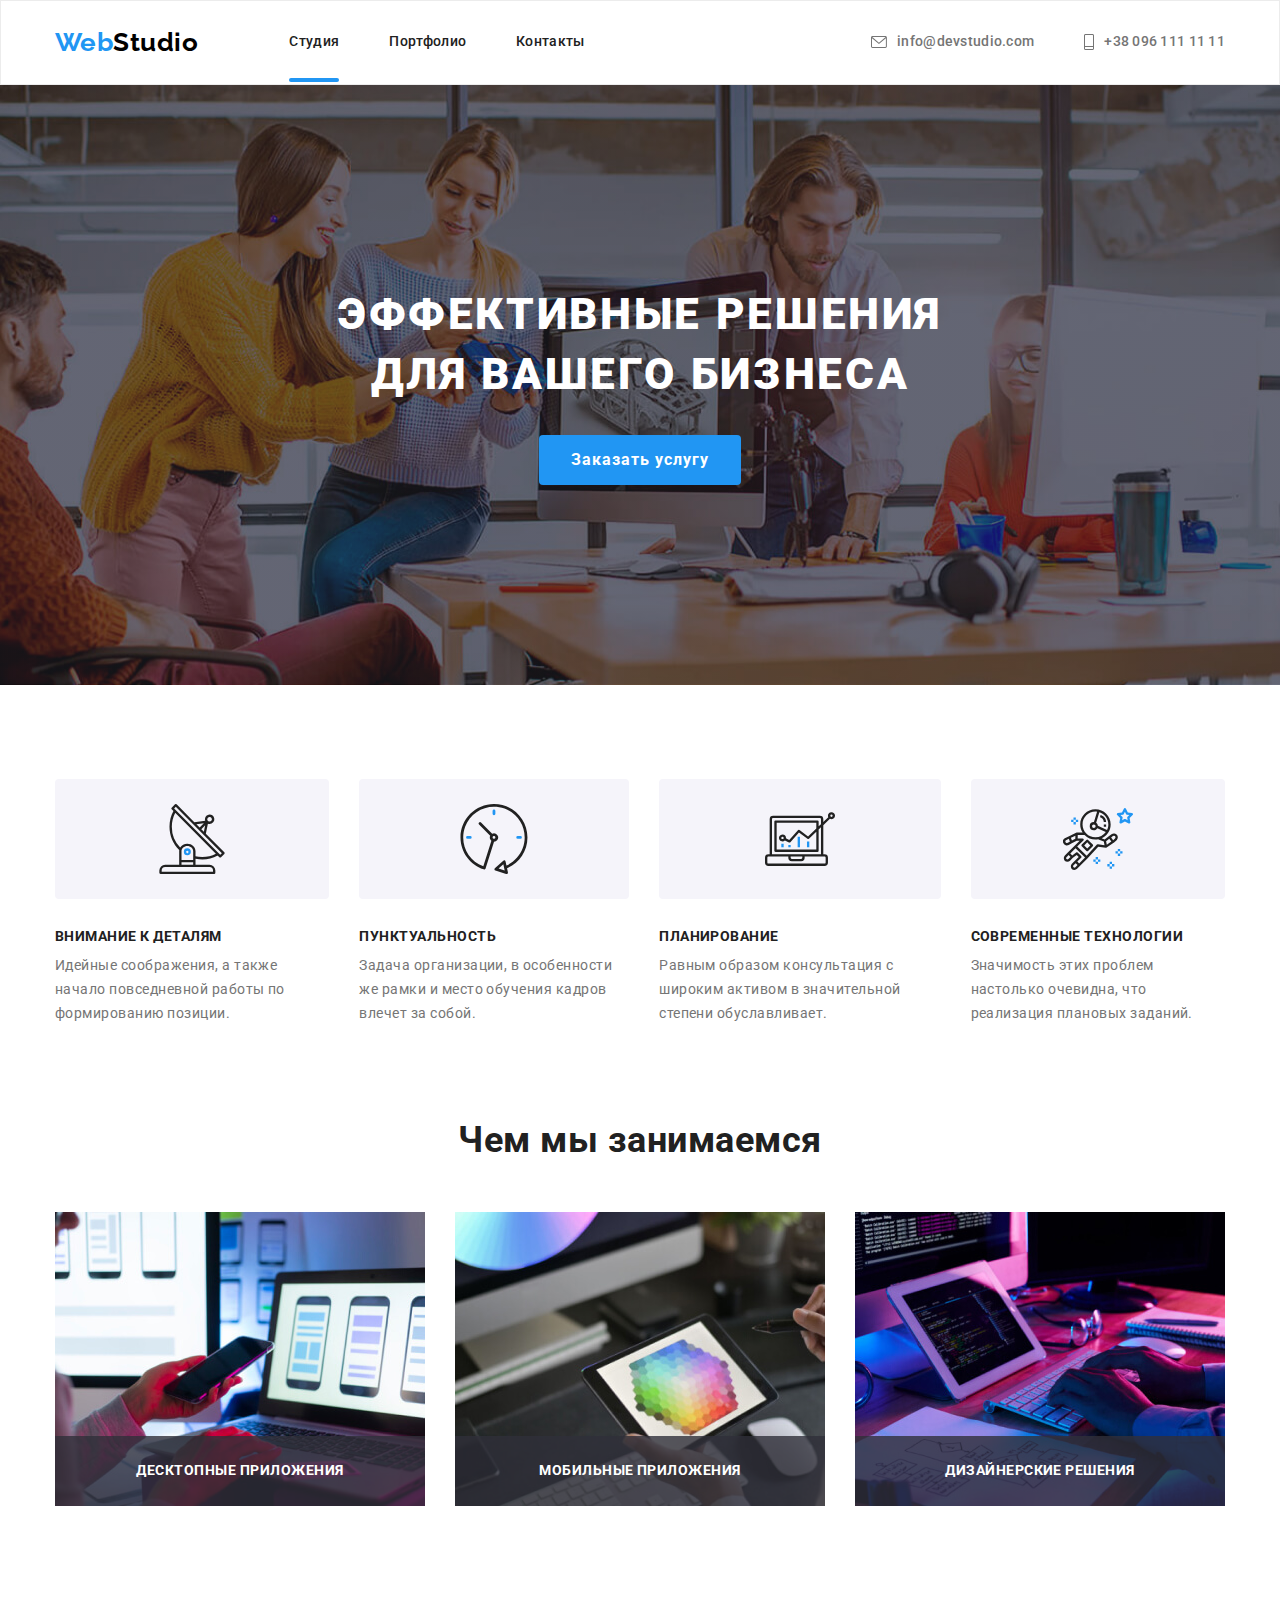
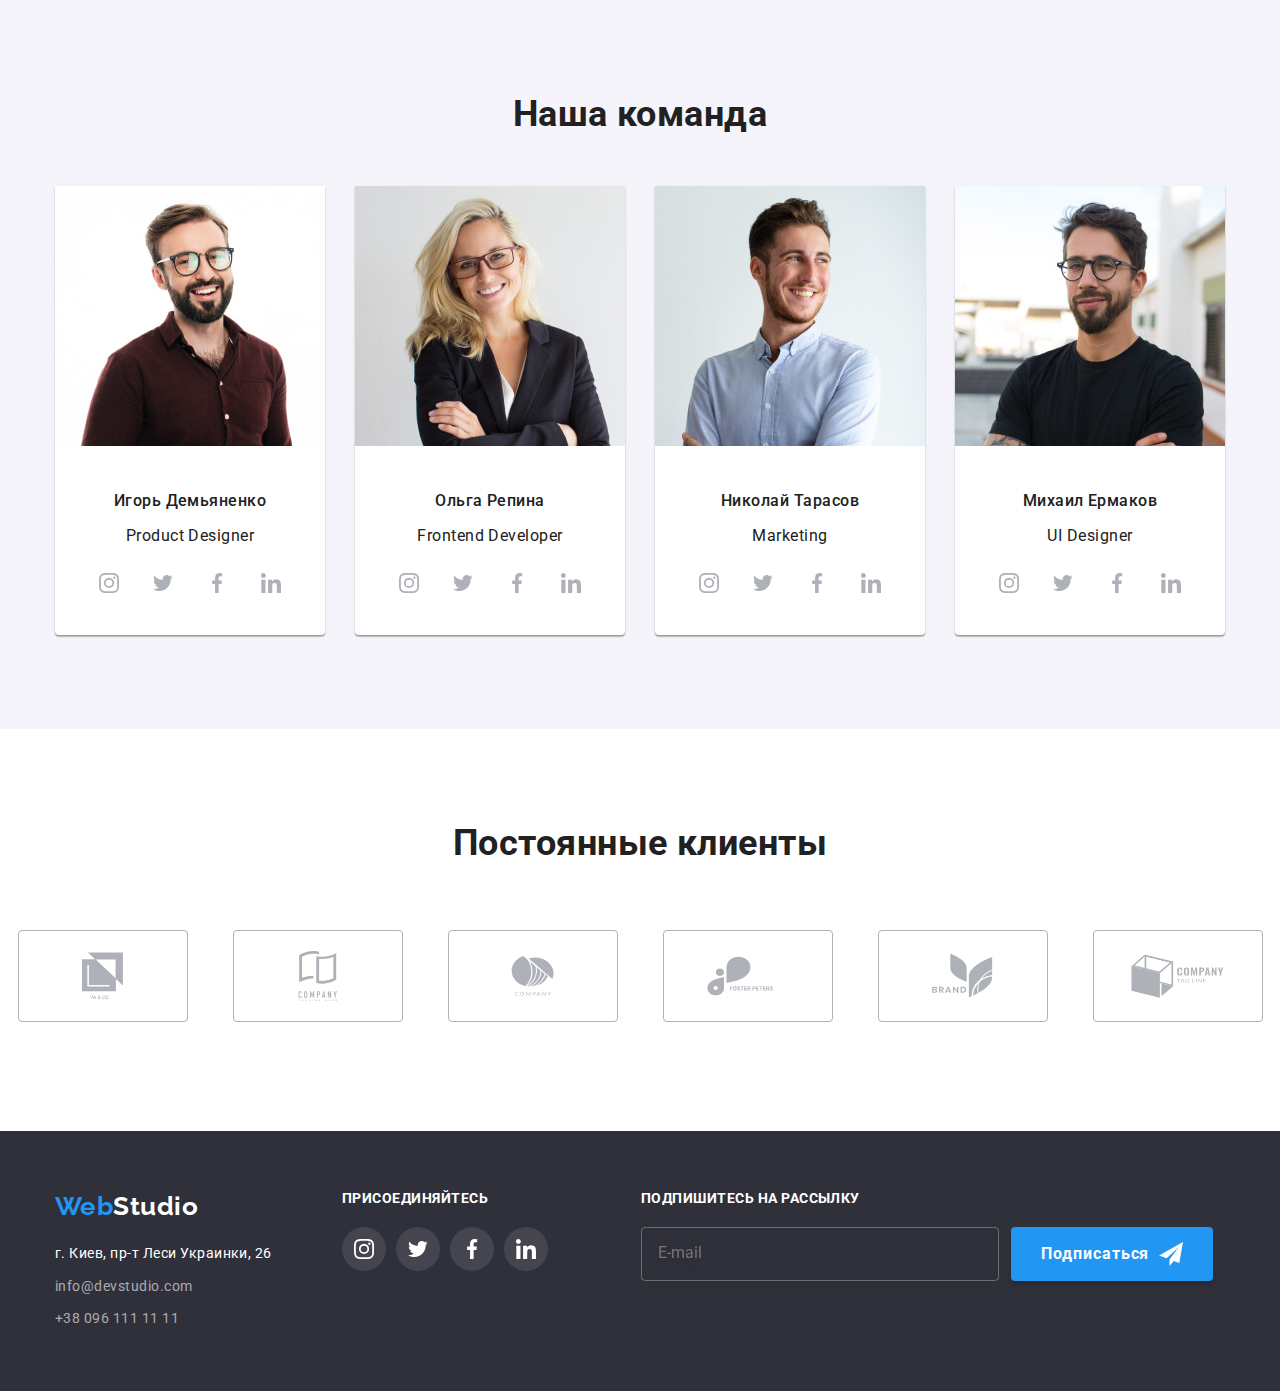
<file: index.html>
<!DOCTYPE html>
<html lang="ru">
  <head>
    <meta charset="UTF-8" />
    <meta http-equiv="X-UA-Compatible" content="IE=edge" />
    <meta name="viewport" content="width=device-width, initial-scale=1.0" />
    <title>WebStudio</title>
    <link rel="preconnect" href="https://fonts.gstatic.com" />
    <link
      href="https://fonts.googleapis.com/css2?family=Raleway:wght@700&family=Roboto:wght@400;500;700;900&display=swap"
      rel="stylesheet"
    />
    <link
      rel="stylesheet"
      href="https://cdnjs.cloudflare.com/ajax/libs/modern-normalize/1.0.0/modern-normalize.min.css"
    />
    <link rel="stylesheet" href="./css/main.min.css" />
  </head>
  <body>
    <header class="header">
      <div class="container header__container">
        <a href="" class="container__link"><span class="container-logo">Web</span>Studio</a>
        <div class="container-nav" id="menu-container" data-menu>
        <nav class="navigation">
          <ul class="navigation__list">
            <li class="navigation__item">
              <a href="" class="navigation__link navigation__link--current">Студия</a>
            </li>
            <li class="navigation__item">
              <a href="./portfolio.html" class="navigation__link">Портфолио</a>
            </li>
            <li class="navigation__item"><a href="" class="navigation__link navigation__link--margin">Контакты</a></li>
          
          </ul>
        </nav>
        <div>
          <a href="tel:+380961111111" class="navigation__link--modal">+38 096 111 11 11</a>
          <a href="mailto:info@devstudio.com" class="navigation__link--modal different-color">info@devstudio.com</a>
          <ul class="modal-list">
            <li class="modal-list__item"><a class="modal-list__link" href="" target="_blank" rel="noopener noreferrer" aria-label="Instgram">Instgram</a></li>
            <li class="modal-list__item"><a class="modal-list__link" href="" target="_blank" rel="noopener noreferrer" aria-label="Twitter">Twitter</a></li>
            <li class="modal-list__item"><a class="modal-list__link" href="" target="_blank" rel="noopener noreferrer" aria-label="Facebook">Facebook</a></li>
            <li class="modal-list__item"><a class="modal-list__link" href="" target="_blank" rel="noopener noreferrer" aria-label="Linkedin">Linkedin</a></li>
          </ul>
          </div>
          </div>
          <button class="navigation__button" type="button" aria-expanded="false" aria-controls="menu-container" data-menu-button>
            <svg class="navigation__icon" width="24" height="16" aria-label="Переключатель мобильного меню">
              <use class="navigation__icon--close" href="./images/icons.svg#icon-close"></use>
              <use class="navigation__icon--menu" href="./images/icons.svg#icon-menu"></use>
              </svg>
          </button>
        <ul class="contacts">
          <li class="contacts__item">
            <a href="mailto:info@devstudio.com" class="contacts__link"
              ><svg class="contacts__icon contacts__icon--envelope">
                <use href="./images/icons.svg#icon-envelope"></use></svg>info@devstudio.com</a>
          </li>
          <li class="contacts__item">
            <a href="tel:+380961111111" class="contacts__link"
              ><svg class="contacts__icon contacts__icon--tel">
                <use href="./images/icons.svg#icon-tel"></use></svg>+38 096 111 11 11</a>
          </li>
        </ul>
        </div>
      
    
    </header>
    <main>
      <section class="hero">
        <div class="hero__overlay">
          <h1 class="hero__title">Эффективные решения для вашего бизнеса</h1>
          <button type="button" class="hero__button" data-modal-open>Заказать услугу</button>
        </div>
      </section>
      <!--Content-section-->
      <section class="section">
        <!--possible h2-->
        <div class="container section__container">
          <ul class="describe">
            <li class="describe__item">
              <div class="thumb">
                <svg class="thumb__icon">
                  <use href="./images/icons.svg#icon-satelite"></use>
                </svg>
              </div>
              <h3 class="thumb__title">Внимание к деталям</h3>
              <p class="thumb__text">
                Идейные соображения, а также начало повседневной работы по
                формированию позиции.
              </p>
            </li>
            <li class="describe__item icon-clock">
              <div class="thumb">
                <svg class="thumb__icon">
                  <use href="./images/icons.svg#icon-clock"></use>
                </svg>
              </div>
              <h3 class="thumb__title">Пунктуальность</h3>
              <p class="thumb__text">
                Задача организации, в особенности же рамки и место обучения
                кадров влечет за собой.
              </p>
            </li>
            <li class="describe__item icon-computer">
              <div class="thumb">
                <svg class="thumb__icon">
                  <use href="./images/icons.svg#icon-diagram"></use>
                </svg>
              </div>
              <h3 class="thumb__title">Планирование</h3>
              <p class="thumb__text">
                Равным образом консультация с широким активом в значительной
                степени обуславливает.
              </p>
            </li>
            <li class="describe__item icon-spaceman">
              <div class="thumb">
                <svg class="thumb__icon">
                  <use href="./images/icons.svg#icon-astronaut"></use>
                </svg>
              </div>
              <h3 class="thumb__title">Современные технологии</h3>
              <p class="thumb__text">
                Значимость этих проблем настолько очевидна, что реализация
                плановых заданий.
              </p>
            </li>
          </ul>
        </div>
      </section>
      <!--About me Section-->
      <section class="section section--nopadding">
        <div class="container">
          <h2 class="container__subtitle">Чем мы занимаемся</h2>
          <div class="about">
          <ul class="about__list">
            <li class="about__item">
              <img 
              srcset="./images/desktop/what-we-do/box-2.jpg 1x,
              ./images/desktop/what-we-do/box-2@2x.jpg 2x"
              src="./images/desktop/what-we-do/box-2.jpg" />
              <div class="sub">
                <h3 class="sub__title">Десктопные приложения</h3>
              </div>
            </li>
            <li class="about__item">
              <img srcset="./images/desktop/what-we-do/box-3.jpg 1x,
              ./images/desktop/what-we-do/box-3@2x.jpg 2x" 
              src="./images/desktop/what-we-do/box-3.jpg" />
              <div class="sub">
                <h3 class="sub__title">Мобильные приложения</h3>
              </div>
            </li>
            <li class="about__item">
              <img srcset="./images/desktop/what-we-do/box1.jpg 1x,
            ./images/desktop/what-we-do/box1@2x.jpg 2x" 
            src="./images/desktop/what-we-do/box1.jpg"/>
              <div class="sub">
                <h3 class="sub__title">Дизайнерские решения</h3>
              </div>
            </li>
          </ul>
          </div>
        </div>
      </section>
      <!--Our team section-->
      <section class="section section--bgrey">
        <div class="container">
          <h2 class="container__subtitle">Наша команда</h2>
          <ul class="card">
            <li class="card__item">
              <picture>
                <source media="(max-width: 767px)"
                  srcset="./images/desktop/team/ourteam-1.jpg 1x,
                  ./images/mobile/team/ourteam-1@2x.jpg 2x">
                <source media="(max-width: 767px)" srcset="./images/tablet/team/ourteam-1.jpg 1x,
                  ./images/tablet/team/ourteam-1@2x.jpg 2x">
                <source media="(max-width: 767px)" srcset="./images/desktop/team/ourteam-1.jpg 1x,
                  ./images/desktop/team/ourteam-1@2x.jpg 2x">
                <img class="card__image" src="./images/desktop/team/ourteam-1.jpg" alt="открытый ноутбук с изображением веб сайта на экране">
              </picture>
              <div class="team-card">
                <h3 class="team-card__name">Игорь Демьяненко</h3>
                <p class="team_card__profession">Product Designer</p>
                <ul class="socialnet">
                  <li class="socialnet__item">
                    <a
                      href=""
                      class="socialnet__link"
                      target="_blank"
                      rel="noopener noreferrer"
                      aria-label="Instgram"
                    >
                      <svg class="socialnet__icon">
                        <use href="./images/icons.svg#icon-inst"></use>
                      </svg>
                    </a>
                  </li>
                  <li class="socialnet__item">
                    <a
                      href=""
                      class="socialnet__link"
                      target="_blank"
                      rel="noopener noreferrer" aria-label="Twitter"
                    >
                      <svg class="socialnet__icon">
                        <use href="./images/icons.svg#icon-twit"></use>
                      </svg>
                    </a>
                  </li>
                  <li class="socialnet__item">
                    <a
                      href=""
                      class="socialnet__link"
                      target="_blank"
                      rel="noopener noreferrer" aria-label="Facebook"
                    >
                      <svg class="socialnet__icon">
                        <use href="./images/icons.svg#icon-fb"></use>
                      </svg>
                    </a>
                  </li>
                  <li class="socialnet__item">
                    <a
                      href=""
                      class="socialnet__link"
                      target="_blank"
                      rel="noopener noreferrer" aria-label="Linkedin"
                    >
                      <svg class="socialnet__icon">
                        <use href="./images/icons.svg#icon-linkedin"></use>
                      </svg>
                    </a>
                  </li>
                </ul>
              </div>
            </li>
            <li class="card__item">
              <picture>
                <source media="(max-width: 767px)" srcset="./images/desktop/team/ourteam-2.jpg 1x,
                                  ./images/mobile/team/ourteam-2@2x.jpg 2x">
                <source media="(max-width: 767px)" srcset="./images/tablet/team/ourteam-2.jpg 1x,
                                  ./images/tablet/team/ourteam-2@2x.jpg 2x">
                <source media="(max-width: 767px)" srcset="./images/desktop/team/ourteam-2.jpg 1x,
                                  ./images/desktop/team/ourteam-2@2x.jpg 2x">
                <img class="card__image" src="./images/desktop/team/ourteam-2.jpg" alt="открытый ноутбук с изображением веб сайта на экране">
                </picture>
              <div class="team-card">
                <h3 class="team-card__name">Ольга Репина</h3>
                <p class="team-card__profession">Frontend Developer</p>
                <ul class="socialnet">
                  <li class="socialnet__item">
                    <a
                      href=""
                      class="socialnet__link"
                      target="_blank"
                      rel="noopener noreferrer"
                    >
                      <svg class="socialnet__icon">
                        <use href="./images/icons.svg#icon-inst"></use>
                      </svg>
                    </a>
                  </li>
                  <li class="socialnet__item">
                    <a
                      href=""
                      class="socialnet__link"
                      target="_blank"
                      rel="noopener noreferrer"
                    >
                      <svg class="socialnet__icon">
                        <use href="./images/icons.svg#icon-twit"></use>
                      </svg>
                    </a>
                  </li>
                  <li class="socialnet__item">
                    <a
                      href=""
                      class="socialnet__link"
                      target="_blank"
                      rel="noopener noreferrer"
                    >
                      <svg class="socialnet__icon">
                        <use href="./images/icons.svg#icon-fb"></use>
                      </svg>
                    </a>
                  </li>
                  <li class="socialnet__item">
                    <a
                      href=""
                      class="socialnet__link"
                      target="_blank"
                      rel="noopener noreferrer"
                    >
                      <svg class="socialnet__icon">
                        <use href="./images/icons.svg#icon-linkedin"></use>
                      </svg>
                    </a>
                  </li>
                </ul>
              </div>
            </li>
            <li class="card__item">
              <picture>
                <source media="(max-width: 767px)" srcset="./images/desktop/team/ourteam-3.jpg 1x,
                                  ./images/mobile/team/ourteam-3@2x.jpg 2x">
                <source media="(max-width: 767px)" srcset="./images/tablet/team/ourteam-3.jpg 1x,
                                  ./images/tablet/team/ourteam-3@2x.jpg 2x">
                <source media="(max-width: 767px)" srcset="./images/desktop/team/ourteam-3.jpg 1x,
                                  ./images/desktop/team/ourteam-3@2x.jpg 2x">
                <img class="card__image" src="./images/desktop/team/ourteam-3.jpg" alt="открытый ноутбук с изображением веб сайта на экране">
                </picture>
              <div class="team-card">
                <h3 class="team-card__name">Николай Тарасов</h3>
                <p class="team-card__profession">Marketing</p>
                <ul class="socialnet">
                  <li class="socialnet__item">
                    <a
                      href=""
                      class="socialnet__link"
                      target="_blank"
                      rel="noopener noreferrer"
                    >
                      <svg class="socialnet__icon">
                        <use href="./images/icons.svg#icon-inst"></use>
                      </svg>
                    </a>
                  </li>
                  <li class="socialnet__item">
                    <a
                      href=""
                      class="socialnet__link"
                      target="_blank"
                      rel="noopener noreferrer"
                    >
                      <svg class="socialnet__icon">
                        <use href="./images/icons.svg#icon-twit"></use>
                      </svg>
                    </a>
                  </li>
                  <li class="socialnet__item">
                    <a
                      href=""
                      class="socialnet__link"
                      target="_blank"
                      rel="noopener noreferrer"
                    >
                      <svg class="socialnet__icon">
                        <use href="./images/icons.svg#icon-fb"></use>
                      </svg>
                    </a>
                  </li>
                  <li class="socialnet__item">
                    <a
                      href=""
                      class="socialnet__link"
                      target="_blank"
                      rel="noopener noreferrer"
                    >
                      <svg class="socialnet__icon">
                        <use href="./images/icons.svg#icon-linkedin"></use>
                      </svg>
                    </a>
                  </li>
                </ul>
              </div>
            </li>
            <li class="card__item">
              <picture>
              <source media="(max-width: 767px)" srcset="./images/desktop/team/ourteam-4.jpg 1x,
                                ./images/mobile/team/ourteam-4@2x.jpg 2x">
              <source media="(max-width: 767px)" srcset="./images/tablet/team/ourteam-4.jpg 1x,
                                ./images/tablet/team/ourteam-4@2x.jpg 2x">
              <source media="(max-width: 767px)" srcset="./images/desktop/team/ourteam-4.jpg 1x,
                                ./images/desktop/team/ourteam-4@2x.jpg 2x">
              <img class="card__image" src="./images/desktop/team/ourteam-4.jpg" alt="открытый ноутбук с изображением веб сайта на экране">
              </picture>
              
              <div class="team-card">
                <h3 class="team-card__name">Михаил Ермаков</h3>
                <p class="team-card__profession">UI Designer</p>
                <ul class="socialnet">
                  <li class="socialnet__item">
                    <a
                      href=""
                      class="socialnet__link"
                      target="_blank"
                      rel="noopener noreferrer"
                    >
                      <svg class="socialnet__icon">
                        <use href="./images/icons.svg#icon-inst"></use>
                      </svg>
                    </a>
                  </li>
                  <li class="socialnet__item">
                    <a
                      href=""
                      class="socialnet__link"
                      target="_blank"
                      rel="noopener noreferrer"
                    >
                      <svg class="socialnet__icon">
                        <use href="./images/icons.svg#icon-twit"></use>
                      </svg>
                    </a>
                  </li>
                  <li class="socialnet__item">
                    <a
                      href=""
                      class="socialnet__link"
                      target="_blank"
                      rel="noopener noreferrer"
                    >
                      <svg class="socialnet__icon">
                        <use href="./images/icons.svg#icon-fb"></use>
                      </svg>
                    </a>
                  </li>
                  <li class="socialnet__item">
                    <a
                      href=""
                      class="socialnet__link"
                      target="_blank"
                      rel="noopener noreferrer"
                    >
                      <svg class="socialnet__icon">
                        <use href="./images/icons.svg#icon-linkedin"></use>
                      </svg>
                    </a>
                  </li>
                </ul>
              </div>
            </li>
          </ul>
        </div>
      </section>
      <section class="section">
        <div class="container">
          <h2 class="container__subtitle">Постоянные клиенты</h2>
          <ul class="clients">
            <li class="clients__item">
              <a
                href=""
                class="clients__link"
                target="_blank"
                rel="noopener noreferrer"
              >
                <svg class="clients__logo clients__logo--first">
                  <use href="./images/icons.svg#icon-logo1"></use>
                </svg>
              </a>
            </li>
            <li class="clients__item">
              <a
                href=""
                class="clients__link"
                target="_blank"
                rel="noopener noreferrer"
              >
                <svg class="clients__logo clients__logo--second">
                  <use href="./images/icons.svg#icon-logo2"></use>
                </svg>
              </a>
            </li>
            <li class="clients__item">
              <a
                href=""
                class="clients__link"
                target="_blank"
                rel="noopener noreferrer"
              >
                <svg class="clients__logo clients__logo--third">
                  <use href="./images/icons.svg#icon-logo3"></use>
                </svg>
              </a>
            </li>
            <li class="clients__item">
              <a
                href=""
                class="clients__link"
                target="_blank"
                rel="noopener noreferrer"
              >
                <svg class="clients__logo clients__logo--fourth">
                  <use href="./images/icons.svg#icon-logo4"></use>
                </svg>
              </a>
            </li>
            <li class="clients__item">
              <a
                href=""
                class="clients__link"
                target="_blank"
                rel="noopener noreferrer"
              >
                <svg class="clients__logo clients__logo--fifth">
                  <use href="./images/icons.svg#icon-logo5"></use>
                </svg>
              </a>
            </li>
            <li class="clients__item">
              <a
                href=""
                class="clients__link"
                target="_blank"
                rel="noopener noreferrer"
              >
                <svg class="clients__logo clients__logo--sixth">
                  <use href="./images/icons.svg#icon-logo6"></use>
                </svg>
              </a>
            </li>
          </ul>
        </div>
      </section>
    </main>
    <footer class="footer">
      <div class="container footer__container">
        <div class="footer__container--group">
        <div class="footer-wrap">
          <a href="" class="footer-wrap__link"
            ><span class="footer-wrap__logo">Web</span>Studio</a
          >
          <address class="footer-wrap__address">г. Киев, пр-т Леси Украинки, 26</address>
          <ul class="footer-list">
            <li class="footer-list__item">
              <a class="footer-list__link" href="mailto:info@devstudio.com">info@devstudio.com</a>
            </li>
            <li class="footer-list__item">
              <a class="footer-list__link" href="tel:+380961111111">+38 096 111 11 11</a>
            </li>
          </ul>
        </div>
        <div class="footer-box">
          <h2 class="footer-box__title">присоединяйтесь</h2>
          <ul class="box-list">
            <li class="box-list__item">
              <a
                href=""
                class="box-list__link"
                target="_blank"
                rel="noopener noreferrer" aria-label="Instgram"
              >
                <svg class="box-list__icon">
                  <use href="./images/icons.svg#icon-inst"></use>
                </svg>
              </a>
            </li>
            <li class="box-list__item">
              <a
                href=""
                class="box-list__link"
                target="_blank"
                rel="noopener noreferrer" aria-label="Twitter"
              >
                <svg class="box-list__icon">
                  <use href="./images/icons.svg#icon-twit"></use>
                </svg>
              </a>
            </li>
            <li class="box-list__item">
              <a
                href=""
                class="box-list__link"
                target="_blank"
                rel="noopener noreferrer" aria-label="Facebook"
              >
                <svg class="box-list__icon">
                  <use href="./images/icons.svg#icon-fb"></use>
                </svg>
              </a>
            </li>
            <li class="box-list__item">
              <a
                href=""
                class="box-list__link"
                target="_blank"
                rel="noopener noreferrer" aria-label="Linkedin"
              >
                <svg class="box-list__icon">
                  <use href="./images/icons.svg#icon-linkedin"></use>
                </svg>
              </a>
            </li>
          </ul>
        </div>
        </div>
        <div class="footer-form">
        <h2 class="footer-form__title">Подпишитесь на рассылку</h2>
        <form class="footer-form_mail">
        <input class="footer-form__input" type="email" name="email" placeholder="E-mail">
        <button type="submit" class="footer-form__button">Подписаться 
        <svg class="footer-form__icon">
          <use href="./images/icons.svg#icon-subscribe"></use>
        
        </svg></button>
        </form>
        </div>

      </div>
    </footer>
    <!-- MODAL WINDOW -->
    <div class="backdrop is-hidden" data-modal>
      <div class="modal">
        <button type="button" class="modal__button" data-modal-close>
          <svg class="modal__icon">
            <use href="./images/icons.svg#icon-close"></use>
          </svg>
        </button>
        <form class="modal__form" autocomplete="off">
          <p class="modal__text">Оставьте свои данные, мы вам перезвоним</p>
          <div class="form-box">
            <label class="form-box__label" for="name">Имя</label>
        <input class="form-box__input" type="text" name="username" id="name">
        <svg class="form-box__icon">
          <use href="./images/icons.svg#icon-name"></use>
        </svg>
      </div>
      

        <div class="form-box">
          <label class="form-box__label" for="telephone">Телефон</label>
        
        <input class="form-box__input" type="tel" name="telephone" id="telephone">
        <svg class="form-box__icon phone">
          <use href="./images/icons.svg#icon-phone"></use>
        </svg>
        </div>
    

        <div class="form-box">
          <label class="form-box__label" for="email">Почта</label>
        <input class="form-box__input" type="email" name="email" id="email">
        <svg class="form-box__icon email">
          <use href="./images/icons.svg#icon-email"></use>
        </svg>
        </div>

        <div class="form-box">
        <label class="form-box__label" for="comment">Коментарий</label>
        <textarea class="form-box__textarea" name="feedback" id="comment" placeholder="Введите текст" ></textarea>
        </div>
        
        <label class="form-label">
          <input class="form-label_input" type="checkbox" name="agreement" value="agree">
          <span class="form-label__logo"></span>
          Соглашаюсь с рассылкой и принимаю<a href="" class="form-label__link">Условия договора</a>
        </label>

        <div class="button-container">
        <button type="submit" class="button-container__submit"> Отправить</button>
        </div>

        
        </form>
      </div>

    </div>

    <script src="./js/modal.js"></script>
  </body>
</html>
</file>
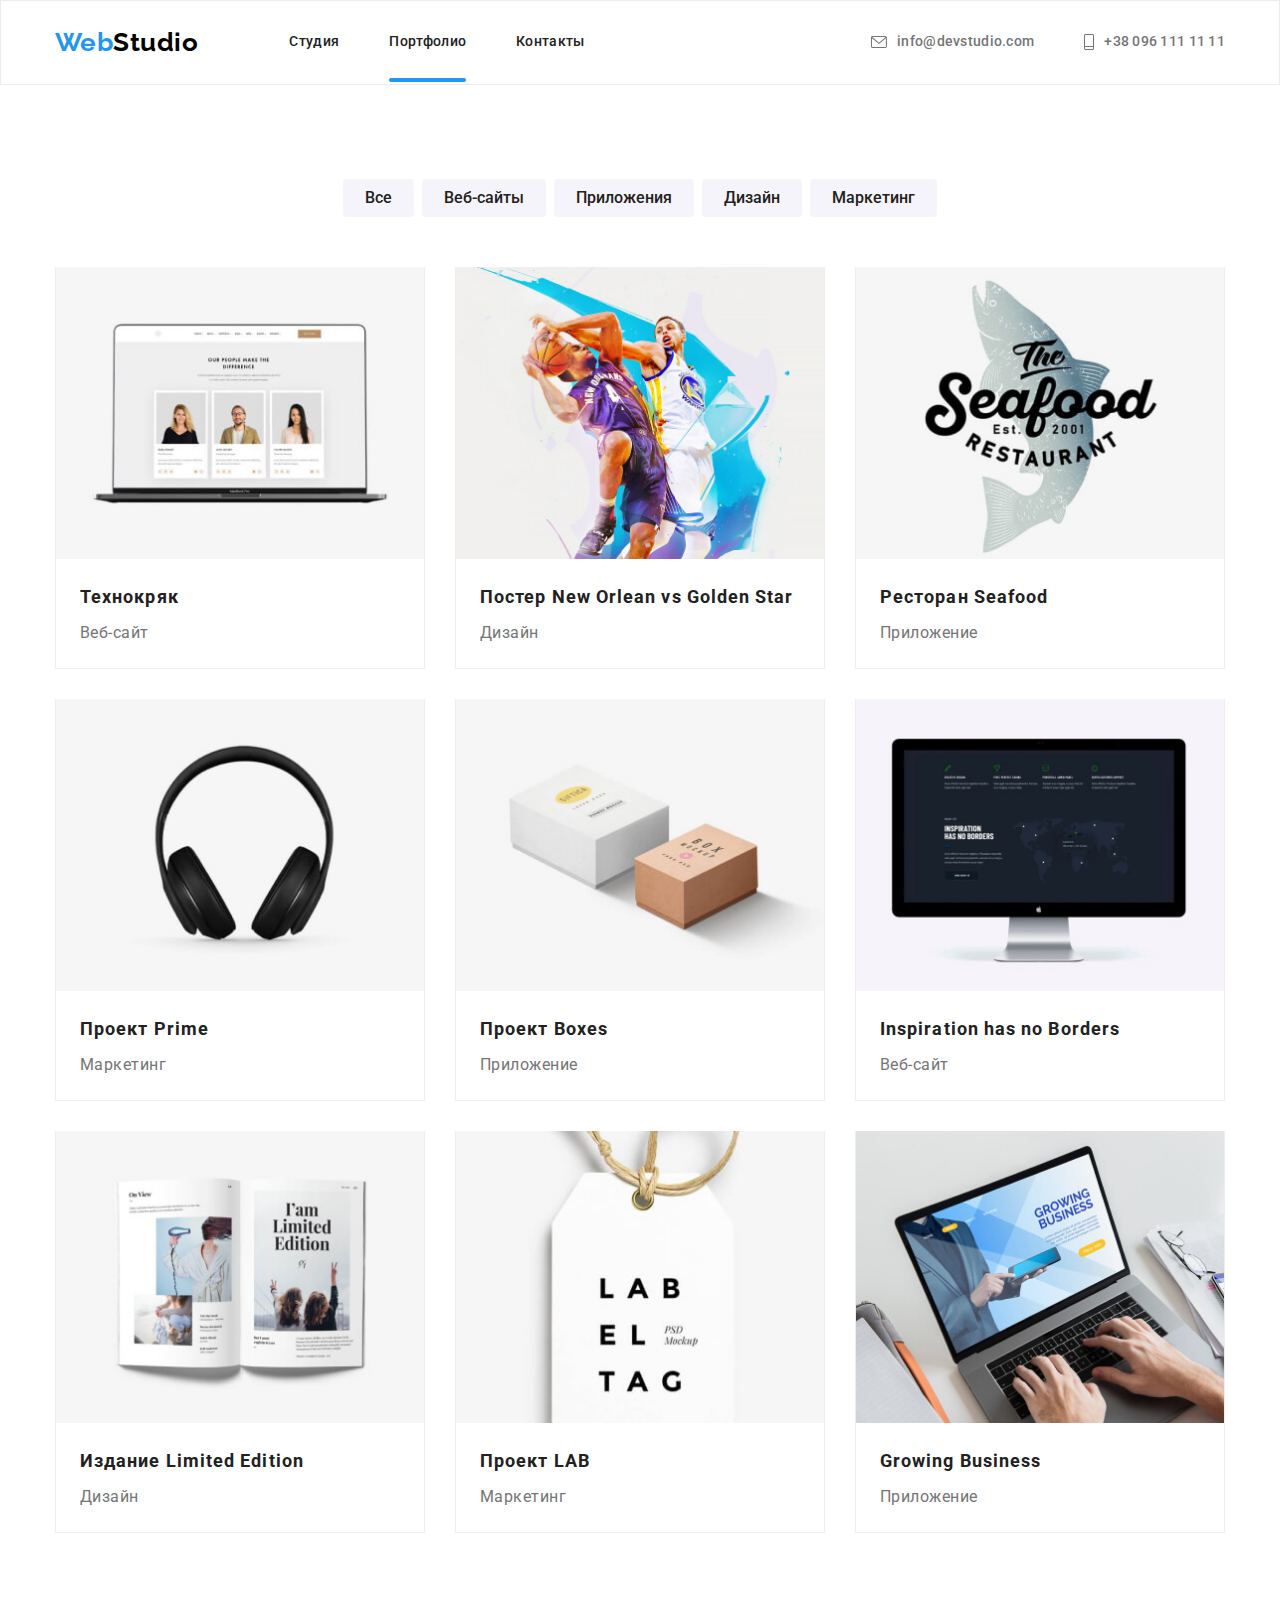
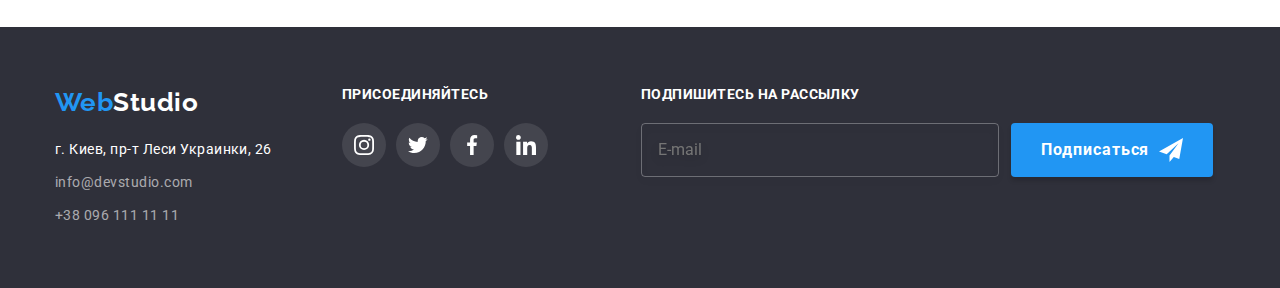
<file: portfolio.html>
<!DOCTYPE html>
<html lang="ru">
  <head>
    <meta charset="UTF-8" />
    <meta http-equiv="X-UA-Compatible" content="IE=edge" />
    <meta name="viewport" content="width=device-width, initial-scale=1.0" />
    <title>Portfolio</title>

    <link rel="preconnect" href="https://fonts.gstatic.com" />
    <link
      href="https://fonts.googleapis.com/css2?family=Raleway:wght@700&family=Roboto:wght@400;500;700;900&display=swap"
      rel="stylesheet"
    />
    <link
      rel="stylesheet"
      href="https://cdnjs.cloudflare.com/ajax/libs/modern-normalize/1.0.0/modern-normalize.min.css"
    />
    <link rel="stylesheet" href="./css/main.min.css" />
  </head>
  <body>
    <header class="header">
      <div class="container header__container">
        <a href="" class="container__link"><span class="container-logo">Web</span>Studio</a>
        <div class="container-nav" id="menu-container" data-menu>
          <nav class="navigation">
            <ul class="navigation__list">
              <li class="navigation__item">
                <a href="./index.html" class="navigation__link">Студия</a>
              </li>
              <li class="navigation__item">
                <a href="./portfolio.html" class="navigation__link navigation__link--current">Портфолио</a>
              </li>
              <li class="navigation__item"><a href="" class="navigation__link navigation__link--margin">Контакты</a></li>
    
            </ul>
          </nav>
          <div>
          <a href="tel:+380961111111" class="navigation__link--modal">+38 096 111 11 11</a>
          <a href="mailto:info@devstudio.com" class="navigation__link--modal different-color">info@devstudio.com</a>
          <ul class="modal-list">
            <li class="modal-list__item"><a class="modal-list__link" href="" target="_blank" rel="noopener noreferrer"
                aria-label="Instgram">Instgram</a></li>
            <li class="modal-list__item"><a class="modal-list__link" href="" target="_blank" rel="noopener noreferrer"
                aria-label="Twitter">Twitter</a></li>
            <li class="modal-list__item"><a class="modal-list__link" href="" target="_blank" rel="noopener noreferrer"
                aria-label="Facebook">Facebook</a></li>
            <li class="modal-list__item"><a class="modal-list__link" href="" target="_blank" rel="noopener noreferrer"
                aria-label="Linkedin">Linkedin</a></li>
          </ul>
          </div>
        </div>
        <button class="navigation__button" type="button" aria-expanded="false" aria-controls="menu-container" data-menu-button>
          <svg class="navigation__icon" width="24" height="16" aria-label="Переключатель мобильного меню">
            <use class="navigation__icon--close" href="./images/icons.svg#icon-close"></use>
            <use class="navigation__icon--menu" href="./images/icons.svg#icon-menu"></use>
          </svg>
        </button>
        <ul class="contacts">
          <li class="contacts__item">
            <a href="mailto:info@devstudio.com" class="contacts__link"><svg class="contacts__icon contacts__icon--envelope">
                <use href="./images/icons.svg#icon-envelope"></use>
              </svg>info@devstudio.com</a>
          </li>
          <li class="contacts__item">
            <a href="tel:+380961111111" class="contacts__link"><svg class="contacts__icon contacts__icon--tel">
                <use href="./images/icons.svg#icon-tel"></use>
              </svg>+38 096 111 11 11</a>
          </li>
        </ul>
      </div>
    
    
    </header>
    <main>
      <section class="section">
        <div class="container">
          <!--hidden title-->
          <!-- <h1>Наше Портфолио</h1> -->
          <ul class="examples">
            <li class="examples__item">
              <button type="button" class="examples__button">Все</button>
            </li>
            <li class="examples__item">
              <button type="button" class="examples__button">Веб-сайты</button>
            </li>
            <li class="examples__item">
              <button type="button" class="examples__button">Приложения</button>
            </li>
            <li class="examples__item">
              <button type="button" class="examples__button">Дизайн</button>
            </li>
            <li class="examples__item">
              <button type="button" class="examples__button">Маркетинг</button>
            </li>
          </ul>
          
          <ul class="portfolio">
            <!-- <h2>Примеры работ</h2> -->

          
            <li class="portfolio__item">
              <a href="" class="portfolio__link">
                <div class="portfolio__thumb">
                  <picture>
                    <source media="(max-width: 767px)" srcset="./images/mobile/portfolio/portfolio1.jpg 1x,
                                                                ./images/mobile/portfolio/portfolio1@2x.jpg 2x">
                    <source media="(max-width: 1199px)" srcset="./images/tablet/portfolio/portfolio1.jpg 1x,
                                                                ./images/tablet/portfolio/portfolio1@2x.jpg 2x">
                    <source media="(min-width: 1200px)" srcset="./images/desktop/portfolio/portfolio1.jpg 1x,
                                                                 ./images/desktop/portfolio/portfolio1@2x.jpg 2x">
                    <img src="./images/desktop/portfolio/portfolio1.jpg" alt="открытый ноутбук с изображением веб сайта на экране">
                  </picture>
                  <div class="sub-thumb">
                    <p class="sub-thumb__text">Технокряк это современная площадка распространения коронавируса. Компании используют эту платформу для цифрового
                  шпионажа и атак на защищённые сервера конкурентов.</p></div>
                </div>
                <div class="portfolio__card">
                <h3 class="portfolio__title">Технокряк</h3>
                <p class="portfolio-text">Веб-сайт</p>
                </div>
              </a>
            </li>
            
            <li class="portfolio__item">
              <a href="" class="portfolio__link">
                <div class="portfolio__thumb">
                  <picture>
                  <source media="(max-width: 767px)" srcset="./images/mobile/portfolio/portfolio2.jpg 1x,
                                                                                  ./images/mobile/portfolio/portfolio2@2x.jpg 2x">
                  <source media="(max-width: 1199px)" srcset="./images/tablet/portfolio/portfolio2.jpg 1x,
                                                                                  ./images/tablet/portfolio/portfolio2@2x.jpg 2x">
                  <source media="(min-width: 1200px)" srcset="./images/desktop/portfolio/portfolio2.jpg 1x,
                                                                                   ./images/desktop/portfolio/portfolio2@2x.jpg 2x">
                  <img src="./images/desktop/portfolio/portfolio2.jpg" alt="открытый ноутбук с изображением веб сайта на экране">
                  </picture>
                <div class="sub-thumb">
                  <p class="sub-thumb__text">Технокряк это современная площадка распространения коронавируса. Компании используют эту платформу
                    для цифрового
                    шпионажа и атак на защищённые сервера конкурентов.</p>
                </div>
                </div>
                <div class="portfolio__card">
                <h3 class="portfolio__title">Постер New Orlean vs Golden Star</h3>
                <p class="portfolio-text">Дизайн</p>
                </div>
                
                </a>
            </li>
            <li class="portfolio__item">
              <a href="" class="portfolio__link">
                <div class="portfolio__thumb">
                <picture>
                  <source media="(max-width: 767px)"
                    srcset="./images/mobile/portfolio/portfolio3.jpg 1x,
                                                                                                  ./images/mobile/portfolio/portfolio3@2x.jpg 2x">
                  <source media="(max-width: 1199px)"
                    srcset="./images/tablet/portfolio/portfolio3.jpg 1x,
                                                                                                  ./images/tablet/portfolio/portfolio3@2x.jpg 2x">
                  <source media="(min-width: 1200px)"
                    srcset="./images/desktop/portfolio/portfolio3.jpg 1x,
                                                                                                   ./images/desktop/portfolio/portfolio3@2x.jpg 2x">
                  <img src="./images/desktop/portfolio/portfolio3.jpg" alt="открытый ноутбук с изображением веб сайта на экране">
                </picture>
                  <div class="sub-thumb">
                    <p class="sub-thumb__text">Технокряк это современная площадка распространения коронавируса. Компании используют эту платформу
                      для цифрового
                      шпионажа и атак на защищённые сервера конкурентов.</p>
                  </div>
                 </div> 
                <div class="portfolio__card">
                <h3 class="portfolio__title">Ресторан Seafood</h3>
                <p class="portfolio-text">Приложение</p>
                </div>
                </a
              >
            </li>
            <li class="portfolio__item">
              <a href="" class="portfolio__link">
                <div class="portfolio__thumb">
                <picture>
                  <source media="(max-width: 767px)"
                    srcset="./images/mobile/portfolio/portfolio4.jpg 1x,
                                                                                                  ./images/mobile/portfolio/portfolio4@2x.jpg 2x">
                  <source media="(max-width: 1199px)"
                    srcset="./images/tablet/portfolio/portfolio4.jpg 1x,
                                                                                                  ./images/tablet/portfolio/portfolio4@2x.jpg 2x">
                  <source media="(min-width: 1200px)"
                    srcset="./images/desktop/portfolio/portfolio4.jpg 1x,
                                                                                                   ./images/desktop/portfolio/portfolio4@2x.jpg 2x">
                  <img src="./images/desktop/portfolio/portfolio4.jpg" alt="открытый ноутбук с изображением веб сайта на экране">
                </picture>
                <div class="sub-thumb">
                  <p class="sub-thumb__text">Технокряк это современная площадка распространения коронавируса. Компании используют эту платформу
                    для цифрового
                    шпионажа и атак на защищённые сервера конкурентов.</p>
                </div>
                </div>
                <div class="portfolio__card">
                <h3 class="portfolio__title">Проект Prime</h3>
                <p class="portfolio-text">Маркетинг</p>
                </div>
                </a
              >
            </li>
            <li class="portfolio__item">
              <a href="" class="portfolio__link">
                <div class="portfolio__thumb">
              <picture>
                <source media="(max-width: 767px)"
                  srcset="./images/mobile/portfolio/portfolio5.jpg 1x,
                                                                                                ./images/mobile/portfolio/portfolio5@2x.jpg 2x">
                <source media="(max-width: 1199px)"
                  srcset="./images/tablet/portfolio/portfolio5.jpg 1x,
                                                                                                ./images/tablet/portfolio/portfolio5@2x.jpg 2x">
                <source media="(min-width: 1200px)"
                  srcset="./images/desktop/portfolio/portfolio5.jpg 1x,
                                                                                                 ./images/desktop/portfolio/portfolio5@2x.jpg 2x">
                <img src="./images/desktop/portfolio/portfolio5.jpg" alt="открытый ноутбук с изображением веб сайта на экране">
              </picture>
                <div class="sub-thumb">
                  <p class="sub-thumb__text">Технокряк это современная площадка распространения коронавируса. Компании используют эту платформу
                    для цифрового
                    шпионажа и атак на защищённые сервера конкурентов.</p>
                </div>
                </div>
                <div class="portfolio__card">
                <h3 class="portfolio__title">Проект Boxes</h3>
                <p class="portfolio-text">Приложение</p>
                </div>
                </a
              >
            </li>
            <li class="portfolio__item">
              <a href="" class="portfolio__link">
                <div class="portfolio__thumb">
                <picture>
                  <source media="(max-width: 767px)"
                    srcset="./images/mobile/portfolio/portfolio6.jpg 1x,
                                                                                                  ./images/mobile/portfolio/portfolio6@2x.jpg 2x">
                  <source media="(max-width: 1199px)"
                    srcset="./images/tablet/portfolio/portfolio6.jpg 1x,
                                                                                                  ./images/tablet/portfolio/portfolio6@2x.jpg 2x">
                  <source media="(min-width: 1200px)"
                    srcset="./images/desktop/portfolio/portfolio6.jpg 1x,
                                                                                                   ./images/desktop/portfolio/portfolio6@2x.jpg 2x">
                  <img src="./images/desktop/portfolio/portfolio6.jpg" alt="открытый ноутбук с изображением веб сайта на экране">
                </picture>
                <div class="sub-thumb">
                  <p class="sub-thumb__text">Технокряк это современная площадка распространения коронавируса. Компании используют эту платформу
                    для цифрового
                    шпионажа и атак на защищённые сервера конкурентов.</p>
                </div>
              </div>
                <div class="portfolio__card">
                <h3 class="portfolio__title">Inspiration has no Borders</h3>
                <p class="portfolio-text">Веб-сайт</p>
                </div>
                </a>
            </li>
            <li class="portfolio__item">
              <a href="" class="portfolio__link">
                <div class="portfolio__thumb">
                <picture>
                  <source media="(max-width: 767px)"
                    srcset="./images/mobile/portfolio/portfolio7.jpg 1x,
                                                                                                  ./images/mobile/portfolio/portfolio7@2x.jpg 2x">
                  <source media="(max-width: 1199px)"
                    srcset="./images/tablet/portfolio/portfolio7.jpg 1x,
                                                                                                  ./images/tablet/portfolio/portfolio7@2x.jpg 2x">
                  <source media="(min-width: 1200px)"
                    srcset="./images/desktop/portfolio/portfolio7.jpg 1x,
                                                                                                   ./images/desktop/portfolio/portfolio7@2x.jpg 2x">
                  <img src="./images/desktop/portfolio/portfolio7.jpg" alt="открытый ноутбук с изображением веб сайта на экране">
                </picture>
                <div class="sub-thumb">
                  <p class="sub-thumb__text">Технокряк это современная площадка распространения коронавируса. Компании используют эту платформу
                    для цифрового
                    шпионажа и атак на защищённые сервера конкурентов.</p>
                </div>
                </div>
                <div class="portfolio__card">
                <h3 class="portfolio__title">Издание Limited Edition</h3>
                <p class="portfolio-text">Дизайн</p>
                </div>
                </a>
            </li>
            <li class="portfolio__item">
              <a href="" class="portfolio__link">
                <div class="portfolio__thumb">
                <picture>
                  <source media="(max-width: 767px)"
                    srcset="./images/mobile/portfolio/portfolio8.jpg 1x,
                                                                                                  ./images/mobile/portfolio/portfolio8@2x.jpg 2x">
                  <source media="(max-width: 1199px)"
                    srcset="./images/tablet/portfolio/portfolio8.jpg 1x,
                                                                                                  ./images/tablet/portfolio/portfolio8@2x.jpg 2x">
                  <source media="(min-width: 1200px)"
                    srcset="./images/desktop/portfolio/portfolio8.jpg 1x,
                                                                                                   ./images/desktop/portfolio/portfolio8@2x.jpg 2x">
                  <img src="./images/desktop/portfolio/portfolio8.jpg" alt="открытый ноутбук с изображением веб сайта на экране">
                </picture>
                <div class="sub-thumb">
                  <p class="sub-thumb__text">Технокряк это современная площадка распространения коронавируса. Компании используют эту платформу
                    для цифрового
                    шпионажа и атак на защищённые сервера конкурентов.</p>
                </div>
                </div>
                <div class="portfolio__card">
                <h3 class="portfolio__title">Проект LAB</h3>
                <p class="portfolio-text">Маркетинг</p>
                </div>
                </a
              >
            </li>
            <li class="portfolio__item">
              <a href="" class="portfolio__link">
                <div class="portfolio__thumb">
                <picture>
                  <source media="(max-width: 767px)"
                    srcset="./images/mobile/portfolio/portfolio9.jpg 1x,
                                                                                                  ./images/mobile/portfolio/portfolio9@2x.jpg 2x">
                  <source media="(max-width: 1199px)"
                    srcset="./images/tablet/portfolio/portfolio9.jpg 1x,
                                                                                                  ./images/tablet/portfolio/portfolio9@2x.jpg 2x">
                  <source media="(min-width: 1200px)"
                    srcset="./images/desktop/portfolio/portfolio9.jpg 1x,
                                                                                                   ./images/desktop/portfolio/portfolio9@2x.jpg 2x">
                  <img src="./images/desktop/portfolio/portfolio9.jpg" alt="открытый ноутбук с изображением веб сайта на экране">
                </picture>
                <div class="sub-thumb">
                  <p class="sub-thumb__text">Технокряк это современная площадка распространения коронавируса. Компании используют эту платформу
                    для цифрового
                    шпионажа и атак на защищённые сервера конкурентов.</p>
                </div>
                </div>
                <div class="portfolio__card">
                <h3 class="portfolio__title">Growing Business</h3>
                <p class="portfolio-text">Приложение</p>
                </div>
                </a
              >
            </li>
          </ul>
          </div>
      </section>
    </main>
    <footer class="footer">
      <div class="container footer__container">
        <div class="footer-wrap">
          <a href="" class="footer-wrap__link"><span class="footer-wrap__logo">Web</span>Studio</a>
          <address class="footer-wrap__address">г. Киев, пр-т Леси Украинки, 26</address>
          <ul class="footer__list">
            <li class="footer-list__item">
              <a class="footer-list__link" href="mailto:info@devstudio.com">info@devstudio.com</a>
            </li>
            <li class="footer-list__item">
              <a class="footer-list__link" href="tel:+380961111111">+38 096 111 11 11</a>
            </li>
          </ul>
        </div>
        <div class="footer-box">
          <h2 class="footer-box__title">присоединяйтесь</h2>
          <ul class="box-list">
            <li class="box-list__item">
              <a href="" class="box-list__link" target="_blank" rel="noopener noreferrer" aria-label="Instgram">
                <svg class="box-list__icon">
                  <use href="./images/icons.svg#icon-inst"></use>
                </svg>
              </a>
            </li>
            <li class="box-list__item">
              <a href="" class="box-list__link" target="_blank" rel="noopener noreferrer" aria-label="Twitter">
                <svg class="box-list__icon">
                  <use href="./images/icons.svg#icon-twit"></use>
                </svg>
              </a>
            </li>
            <li class="box-list__item">
              <a href="" class="box-list__link" target="_blank" rel="noopener noreferrer" aria-label="Facebook">
                <svg class="box-list__icon">
                  <use href="./images/icons.svg#icon-fb"></use>
                </svg>
              </a>
            </li>
            <li class="box-list__item">
              <a href="" class="box-list__link" target="_blank" rel="noopener noreferrer" aria-label="Linkedin">
                <svg class="box-list__icon">
                  <use href="./images/icons.svg#icon-linkedin"></use>
                </svg>
              </a>
            </li>
          </ul>
        </div>
        <div class="footer-form">
          <h2 class="footer-form__title">Подпишитесь на рассылку</h2>
          <form class="footer-form_mail">
            <input class="footer-form__input" type="email" name="email" placeholder="E-mail">
            <button type="submit" class="footer-form__button">Подписаться
              <svg class="footer-form__icon">
                <use href="./images/icons.svg#icon-subscribe"></use>
    
              </svg></button>
          </form>
        </div>
    
      </div>
    </footer>
    <script src="./js/mobile-menu.js"></script>

  </body>
</html>
</file>
<file: css/main.min.css>
html{box-sizing:border-box}*,*::before,*::after{box-sizing:inherit}body{margin:0;color:var(--main-text-color);font-family:var(--main-font);letter-spacing:0.03em}img{max-width:100%;height:auto;display:block}ul{margin:0px;padding:0px;list-style:none}a{text-decoration:none}.container{width:100%;padding:0 15px;margin-left:auto;margin-right:auto}@media screen and (min-width: 480px){.container{width:480px}}@media screen and (min-width: 768px){.container{width:768px}}@media screen and (min-width: 1200px){.container{width:1200px}}:root{--timing-function: cubic-bezier(0.4, 0, 0.2, 1);--main-text-color: #212121;--text-color: #757575;--accent-color: #2196f3;--background-color: #f5f4fa;--footer-color: #2f303a;--footer-contacts: rgba(255, 255, 255, 0.6);--main-title: #ffff;--icon-color: #afb1b8;--sub-color: rgba(47, 48, 58, 0.8);--box-list: rgba(255, 255, 255, 0.1);--portfolio-overlay: rgba(33, 150, 243, 0.9);--main-font: Roboto, sans-serif;--secondary-font: Raleway, sans-serif;--animation: color 250ms cubic-bezier(0.4, 0, 0.2, 1);--bganimation: background-color 250ms cubic-bezier(0.4, 0, 0.2, 1);--opacity: opacity 250ms cubic-bezier(0.4, 0, 0.2, 1);--fill: fill 250ms cubic-bezier(0.4, 0, 0.2, 1);--border-animation: border-color 250ms cubic-bezier(0.4, 0, 0.2, 1);--shdow-animation: box-shadow 250ms cubic-bezier(0.4, 0, 0.2, 1);--transform-animation: transform 250ms cubic-bezier(0.4, 0, 0.2, 1)}.header{border:1px solid #ececec}@media screen and (max-width: 767px){.header{position:relative}}.header__container{display:flex;align-items:center}.navigation__list{display:flex;letter-spacing:0.02em}@media screen and (max-width: 767px){.navigation__list{display:block}}@media screen and (max-width: 767px){.navigation__item:not(:last-child){margin-bottom:32px}}@media screen and (min-width: 768px){.navigation__item+.navigation__item{margin-left:50px}}.container__link{margin-right:91px;font-family:var(--secondary-font);color:black;font-weight:700;font-size:26px;line-height:1.19}@media screen and (max-width: 767px){.container__link{padding-bottom:16px;padding-top:16px}}@media screen and (min-width: 768px){.container__link{padding-top:26px;padding-bottom:26px}}.container-logo{color:var(--accent-color)}.navigation__link{position:relative;display:block;color:inherit;padding-top:32px;padding-bottom:32px;font-weight:500;font-size:14px;line-height:1.14;transition:var(--animation)}@media screen and (max-width: 767px){.navigation__link{padding:0px;font-size:40px;line-height:1.17}}.navigation__link:hover,.navigation__link:focus{color:var(--accent-color)}@media screen and (max-width: 767px){.contacts{display:none}}@media screen and (min-width: 768px) and (max-width: 1199px){.contacts{margin-left:auto;padding-top:21px;padding-bottom:21px}}@media screen and (min-width: 1200px){.contacts{display:flex;margin-left:auto}}.contacts__link{display:flex;align-items:center;padding-top:32px;padding-bottom:32px;color:var(--text-color);font-weight:500;font-size:14px;line-height:1.14;letter-spacing:0.02em;transition:var(--animation)}@media screen and (min-width: 768px) and (max-width: 1199px){.contacts__link{padding:0px}}.contacts__link:hover,.contacts__link:focus{color:var(--accent-color)}@media screen and (min-width: 768px) and (max-width: 1200px){.contacts__item:not(:last-child){margin-bottom:10px}}.contacts__icon{margin-right:10px;fill:currentColor}.contacts__icon--envelope{width:16px;height:12px}.contacts__icon--tel{width:10px;height:16px}.navigation__link--modal{display:block;font-size:34px;line-height:1.16;letter-spacing:0.02em;color:var(--accent-color)}@media screen and (min-width: 768px){.navigation__link--modal{display:none}}.different-color{margin-top:32px;font-size:24px;color:var(--text-color)}.modal-list{display:flex;flex-wrap:wrap;margin-top:64px}@media screen and (min-width: 768px){.modal-list{display:none}}.modal-list__item:not(:last-child){border-right:1px solid rgba(33,33,33,0.2)}.modal-list__link{padding:10px;font-size:18px;line-height:1.22;letter-spacing:0.02em;color:var(--accent-color)}@media screen and (min-width: 768px){.modal-list__link{display:none}}@media screen and (max-width: 767px){.container-nav{display:none;position:absolute;z-index:999;padding:48px 40px;background-color:white;top:0px;left:0px;width:100%;height:100vh}}.container-nav.is-open{display:flex;flex-direction:column;justify-content:space-between}.navigation__button{position:absolute;z-index:999;top:22px;right:23px;display:flex;justify-content:center;cursor:pointer;width:40px;height:40px;border:none;border-color:transparent;background-color:#fff;fill:currentColor;transition:var(--fill)}.navigation__button:hover,.navigation__button:focus{fill:var(--accent-color)}@media screen and (min-width: 768px){.navigation__button{display:none}}.navigation__icon--close{display:none}.navigation__button.is-open .navigation__icon--close{display:block}.navigation__button.is-open .navigation__icon--menu{display:none}.contacts__link{color:var(--text-color);font-weight:500;font-size:14px;line-height:1.14;letter-spacing:0.02em;transition:var(--animation)}@media screen and (min-width: 1200px){.contacts__link{display:flex;align-items:center;padding-top:32px;padding-bottom:32px}}.contacts__link:hover,.contacts__link:focus{color:var(--accent-color)}@media screen and (max-width: 767px){.navigation__link--current{color:var(--accent-color)}}@media screen and (min-width: 768px){.navigation__link--current::after{position:absolute;left:0px;bottom:0px;content:"";display:inline-block;width:100%;height:4px;border-radius:2px;background-color:var(--accent-color)}}@media screen and (min-width: 1200px){.contacts__item+.contacts__item{margin-left:50px}}.hero{text-align:center}.hero__overlay{padding-top:200px;padding-bottom:200px;max-width:1600px;margin-left:auto;margin-right:auto;background-color:var(--text-color);background-image:linear-gradient(to right, rgba(47,48,58,0.4), rgba(47,48,58,0.4)),url("../images/desktop/hero/Hero.jpg");background-repeat:no-repeat;background-position:center;background-size:cover}.hero__title{margin-top:0px;margin-left:auto;margin-right:auto;margin-bottom:30px;color:var(--main-title);font-weight:900;letter-spacing:0.06em;text-transform:uppercase}@media screen and (max-width: 1199px){.hero__title{width:360px;font-size:26px;line-height:1.61}}@media screen and (min-width: 1200px){.hero__title{width:696px;font-size:44px;line-height:1.36}}.hero__button{display:inline-block;padding:10px 32px;border-radius:4px;border:1px transparent;font-family:inherit;color:var(--main-title);background-color:var(--accent-color);cursor:pointer;font-weight:700;font-size:16px;line-height:1.87;letter-spacing:0.06em}.section{padding-top:94px;padding-bottom:94px}@media screen and (max-width: 1200px){.section{padding-bottom:60px;padding-top:60px}}@media screen and (min-width: 480px){.describe{display:block}}@media screen and (min-width: 768px) and (max-width: 1199px){.describe{display:flex;flex-wrap:wrap;margin:-15px}}@media screen and (min-width: 1200px){.describe{display:flex;justify-content:center}}@media screen and (min-width: 768px) and (max-width: 1199px){.describe__item{margin:15px;width:calc((100% - 2 * 30px) / 2)}}@media screen and (max-width: 767px){.describe__item:not(:last-child){margin-bottom:30px}}@media screen and (min-width: 1200px){.describe__item+.describe__item{margin-left:30px}}.thumb{background-color:var(--background-color);border-radius:4px;height:120px;padding:25px 0px;text-align:center;margin-bottom:30px}@media screen and (min-width: 480px){.thumb{width:100%}}@media screen and (min-width: 768px){.thumb{display:flex;align-items:center;justify-content:center}}.thumb__icon{height:70px;width:70px}.thumb__title{margin-top:0px;margin-bottom:10px;font-weight:700;font-size:14px;line-height:1.14;text-transform:uppercase}@media screen and (max-width: 767px){.thumb__title{text-align:center}}.thumb__text{margin-top:0px;margin-bottom:0px;color:var(--text-color);font-size:14px;line-height:1.71}.section--nopadding{padding-top:0px}@media screen and (max-width: 1200px){.section--nopadding{display:none}}.container__subtitle{margin-top:0px;margin-bottom:50px;font-size:36px;line-height:1.16;text-align:center}@media screen and (max-width: 1199px){.container__subtitle{font-size:28px;margin-bottom:30px}}.about__list{display:flex}.about__item+.about__item{margin-left:30px}.about__item{position:relative}.about__image{display:block}.sub{position:absolute;bottom:0px;width:100%;background-color:var(--sub-color);padding-top:27px;padding-bottom:27px}.sub__title{margin:0px;padding:0px;color:#ffff;font-size:14px;font-weight:bold;line-height:1.14;text-align:center;text-transform:uppercase}.section--bgrey{background-color:var(--background-color)}.card{display:flex}@media screen and (max-width: 767px){.card{display:block}}@media screen and (min-width: 768px) and (max-width: 1199px){.card{flex-wrap:wrap;margin:-15px}}.card__item{text-align:center;border-radius:0px 0px 4px 4px;box-shadow:0px 1px 3px rgba(0,0,0,0.12),0px 1px 1px rgba(0,0,0,0.14),0px 2px 1px rgba(0,0,0,0.2);background-color:var(--main-title)}@media screen and (max-width: 767px){.card__item:not(:last-child){margin-bottom:30px}}@media screen and (min-width: 768px) and (max-width: 1199px){.card__item{margin:15px;flex-basis:calc((100% - 4 * 15px) / 2)}}@media screen and (min-width: 768px) and (max-width: 1199px){.card__image{width:354px}}@media screen and (min-width: 1200px){.card__item+.card__item{margin-left:30px}}.team-card{padding-top:30px;padding-bottom:30px}.team-card__name{margin-bottom:10px;font-weight:500;font-size:16px;line-height:1.18;text-transform:none}.profession{margin-top:0px;margin-bottom:16px;color:var(--text-color);font-size:14px;line-height:1.71}.socialnet{display:flex;padding-left:0px;justify-content:center}.socialnet__item+.socialnet__item{margin-left:10px}.socialnet__link{display:inline-flex;justify-content:center;align-items:center;width:44px;height:44px;margin-left:0px;border-radius:50px;color:var(--icon-color);transition:var(--animation),var(--bganimation)}.socialnet__link:hover,.socialnet__link:focus{color:#ffff;background-color:var(--accent-color)}.socialnet__icon{width:20px;height:20px;fill:currentColor}.clients{display:flex;justify-content:center;margin-top:0px;margin-bottom:0px;padding-left:0px}@media screen and (max-width: 1199px){.clients{flex-wrap:wrap;margin:-15px}}.clients__item{margin:15px}@media screen and (min-width: 480px) and (max-width: 767px){.clients__item{width:calc((100% - 2 * 30px) / 2)}}@media screen and (min-width: 768px) and (max-width: 1200px){.clients__item{width:calc((100% - 3 * 30px) / 3)}}@media screen and (min-width: 1200px){.clients__item+.clients__item{margin-left:30px}}.clients__link{display:flex;justify-content:center;align-items:center;height:92px;border:1px solid #afb1b8;border-radius:4px;width:100%;color:var(--icon-color);transition:var(--animation)}.clients__link:hover,.clients__link:focus{color:var(--accent-color)}@media screen and (min-width: 1200px){.clients__link{width:170px}}.clients__logo{fill:currentColor}.clients__logo--first{width:41px;height:100px}.clients__logo--second{width:40px;height:50px}.clients__logo--third{width:43px;height:41px}.clients__logo--fourth{width:84px;height:40px}.clients__logo--fifth{width:65px;height:45px}.clients__logo--sixth{width:93px;height:44px}.footer{background-color:var(--footer-color);padding-top:60px;padding-bottom:60px}.footer__container{padding:0 15px;margin-left:auto;margin-right:auto}@media screen and (min-width: 1200px){.footer__container{display:flex}}@media screen and (max-width: 767px){.footer__container{display:block;text-align:center}}@media screen and (min-width: 768px) and (max-width: 1199px){.footer__container{display:flex;flex-wrap:wrap}}@media screen and (min-width: 480px) and (max-width: 767px){.footer-wrap{margin-bottom:60px}}@media screen and (min-width: 768px) and (max-width: 1199px){.footer-wrap{margin-left:76px;text-align:center}}.footer-wrap__link{display:inline-block;margin-bottom:20px;color:var(--main-title);font-family:var(--secondary-font);font-weight:700;font-size:26px;line-height:1.19}.footer-wrap__logo{color:var(--accent-color)}.footer-wrap__address{color:var(--main-title);margin-bottom:9px;font-size:14px;font-style:normal;line-height:1.7}.footer-list{margin:0px;padding-left:0px}.footer-list__item:first-child{display:inline-block;margin-bottom:9px}.footer-list__link{color:var(--footer-contacts);font-size:14px;line-height:1.71}@media screen and (min-width: 480px) and (max-width: 767px){.footer-box{margin-bottom:60px}}@media screen and (min-width: 768px) and (max-width: 1199px){.footer-box{margin-left:165px}}@media screen and (min-width: 1200px){.footer-box{margin-left:70px}}@media screen and (min-width: 768px) and (max-width: 1199px){.footer__container--group{display:flex;margin-bottom:60px}}@media screen and (min-width: 1200px){.footer__container--group{display:flex}}.footer-box__title{margin-top:0px;margin-bottom:20px;text-transform:uppercase;color:#ffff;font-size:14px;line-height:1.14}.box-list{display:flex;padding:0px;margin-top:0px;margin-bottom:0px}@media screen and (max-width: 767px){.box-list{justify-content:center}}.box-list__item+.box-list__item{margin-left:10px}.box-list__link{display:flex;align-items:center;justify-content:center;cursor:pointer;width:44px;height:44px;background-color:var(--box-list);color:#ffff;border-radius:50px;transition:var(--animation)}.box-list__link:hover,.box-list__link:focus{color:#ffff;background-color:var(--accent-color)}.box-list__icon{width:20px;height:20px;fill:currentColor}@media screen and (min-width: 480px) and (max-width: 1199px){.footer-form{margin-left:auto;margin-right:auto;width:450px;text-align:center}}@media screen and (min-width: 1200px){.footer-form{margin-left:93px}}.footer-form__title{margin-top:0px;margin-bottom:20px;text-transform:uppercase;color:#ffff;font-size:14px;line-height:1.14}.footer-form_mail{display:block}@media screen and (min-width: 1200px){.footer-form_mail{display:flex}}.footer-form__input{color:#ffff;width:100%;padding:15px 16px 15px 16px;background-color:inherit;border:1px solid rgba(255,255,255,0.3);filter:drop-shadow(0px 4px 4px rgba(0,0,0,0.15));border-radius:4px}@media screen and (min-width: 1200px){.footer-form__input{width:358px}}.footer-form__button{display:flex;justify-content:center;align-items:center;margin-top:0px;margin-left:12px;padding:10px 28px 10px 28px;cursor:pointer;font-weight:bold;line-height:1.87;letter-spacing:0.06em;background-color:var(--accent-color);color:#ffff;box-shadow:0px 4px 4px rgba(0,0,0,0.15);border-radius:4px;border-color:transparent}@media screen and (max-width: 1199px){.footer-form__button{margin-top:20px;margin-left:auto;margin-right:auto}}.footer-form__icon{margin-left:10px;width:24px;height:24px}.backdrop{position:fixed;top:0px;left:0px;width:100%;height:100%;transition:var(--opacity);background-color:rgba(0,0,0,0.2)}.modal{position:absolute;top:50%;left:50%;transform:translate(-50%, -50%);height:581px;padding:40px;background-color:#ffff;border-radius:4px;box-shadow:0px 1px 3px rgba(0,0,0,0.12),0px 1px 1px rgba(0,0,0,0.14),0px 2px 1px rgba(0,0,0,0.2)}@media screen and (max-width: 1199px){.modal{width:450px}}@media screen and (min-width: 1200px){.modal{min-width:528px}}.backdrop.is-hidden{opacity:0;pointer-events:none}.modal__button{position:absolute;top:8px;right:8px;display:flex;align-items:center;justify-content:center;cursor:pointer;margin-left:auto;width:30px;height:30px;border:1px solid rgba(0,0,0,0.1);border-radius:50px;background-color:#ffff;transition:var(--fill)}.modal__button:hover,.modal__button:focus{fill:var(--accent-color)}.modal__icon{width:11px;height:11px}.modal__text{margin:0px;margin-bottom:12px;text-align:center;font-size:20px;font-weight:bold;line-height:1.15;color:var(--main-text-color)}.form-box{position:relative;display:block}.form-box:nth-child(-n+4){margin-bottom:10px}.form-box__label{font-size:12px;line-height:1.16;letter-spacing:0.01em;color:var(--text-color)}.form-box__input{height:40px;width:100%;padding:11px 11px 11px 42px;border:1px solid rgba(33,33,33,0.2);border-radius:4px;transition:var(--border-animation)}.form-box__input:focus{outline:none;border-color:var(--accent-color)}.form-box__input:focus:focus+.form-box__icon{fill:var(--accent-color)}.form-box__icon{position:absolute;top:70%;left:12px;transform:translateY(-70%);width:12px;height:12px;transition:var(--fill)}.phone{position:absolute;top:70%;left:12px;transform:translateY(-70%);width:13px;height:13px}.email{position:absolute;top:70%;left:12px;transform:translateY(-70%);width:18px;height:18px}.form-box__textarea{font-size:12px;line-height:1.16;letter-spacing:0.01em;resize:none;margin-bottom:20px;height:120px;width:100%;padding:12px 16px 12px 16px;border:1px solid rgba(33,33,33,0.2);border-radius:4px;transition:var(--border-animation)}.form-box__textarea:focus{outline:none;border-color:var(--accent-color)}.form-label{display:flex;align-items:center;font-size:14px;line-height:1.71;margin-bottom:30px;color:var(--text-color)}@media screen and (max-width: 1199px){.form-label{font-size:12px;line-height:1.16}}.form-label_input{-webkit-appearance:none;appearance:none}.form-label_input:checked+.form-label__logo{border-color:transparent;background-color:var(--accent-color);background-image:url(../images/iconcheck.svg);background-size:contain;background-origin:border-box}.form-label__logo{display:inline-block;margin-right:7px;height:15px;width:16px;background-color:#ffff;border:2px solid #212121;border-radius:4px}.form-label__link{color:var(--accent-color);text-decoration-line:underline}.button-container{display:flex;justify-content:center}.button-container__submit{padding:10px 56px 10px 56px;font-weight:bold;line-height:1.87;letter-spacing:0.06em;cursor:pointer;box-shadow:0px 4px 4px rgba(0,0,0,0.15);border-color:transparent;border-radius:4px;background-color:var(--accent-color);color:#ffff}.examples{display:flex;justify-content:center;margin-bottom:50px}@media screen and (max-width: 767px){.examples{justify-content:flex-start;flex-wrap:wrap}}@media screen and (max-width: 1199px){.examples{margin-bottom:30px}}@media screen and (min-width: 1200px){.examples{margin-bottom:50px}}@media screen and (max-width: 767px){.examples__item:not(:last-child){margin-right:8px;margin-bottom:15px}}@media screen and (min-width: 768px){.examples__item+.examples__item{margin-left:8px}}.examples__button{font-family:inherit;font-weight:500;font-size:16px;line-height:1.6;color:var(--main-text-color);background-color:var(--background-color);padding:6px 22px;border:1px transparent;border-radius:4px;transition:var(--animation),var(--border-animation)}.examples__button:hover,.examples__button:focus{background-color:var(--accent-color);color:#ffff;cursor:pointer}.portfolio{display:flex;flex-wrap:wrap}@media screen and (max-width: 767px){.portfolio{display:block}}@media screen and (min-width: 768px) and (max-width: 1199px){.portfolio{margin-top:-30px;margin-left:-30px}}.portfolio__item{transition:var(--shdow-animation);border-left:1px solid #eeeeee;border-right:1px solid #eeeeee;border-bottom:1px solid #eeeeee}@media screen and (max-width: 767px){.portfolio__item:not(:last-child){margin-bottom:30px}}@media screen and (min-width: 768px) and (max-width: 1199px){.portfolio__item{width:calc(100% / 2 - 30px);margin-top:30px;margin-left:30px}}@media screen and (min-width: 1200px){.portfolio__item{margin-right:30px;margin-bottom:30px;width:calc((100% - 60px) / 3)}}.portfolio__item:hover,.portfolio__item:focus{box-shadow:0px 1px 1px rgba(0,0,0,0.12),0px 4px 4px rgba(0,0,0,0.06),1px 4px 6px rgba(0,0,0,0.16)}@media screen and (min-width: 1200px){.portfolio__item:nth-child(3n){margin-right:0px}.portfolio__item:nth-last-child(-n+3){margin-bottom:0px}}.portfolio__link{color:var(--main-text-color)}.portfolio__link:focus .sub-thumb,.portfolio__link:hover .sub-thumb{transform:translateY(0)}.portfolio__link:hover .portfolio__thumb::before,.portfolio__link:focus .portfolio__thumb::before{transform:translateY(0)}.portfolio__thumb{position:relative;overflow:hidden}.portfolio__image{display:block}.sub-thumb{position:absolute;padding-top:63px;padding-left:24px;padding-right:24px;padding-bottom:63px;width:100%;top:0px;left:0px;transform:translateY(100%);transition:var(--transform-animation)}.sub-thumb__text{margin:0px;font-size:18px;line-height:1.55;color:#ffff}.portfolio__card{padding-top:20px;padding-left:24px;padding-right:24px;padding-bottom:20px}.portfolio__title{margin-top:0px;margin-bottom:4px;font-size:18px;line-height:2;letter-spacing:0.06em}.portfolio-text{margin-top:0px;margin-bottom:0px;color:var(--text-color);font-size:16px;line-height:1.8}.portfolio__thumb::before{content:"";position:absolute;display:inline-block;width:100%;height:100%;transform:translateY(100%);transition:var(--transform-animation);background-color:var(--portfolio-overlay)}
/*# sourceMappingURL=main.min.css.map */
</file>
